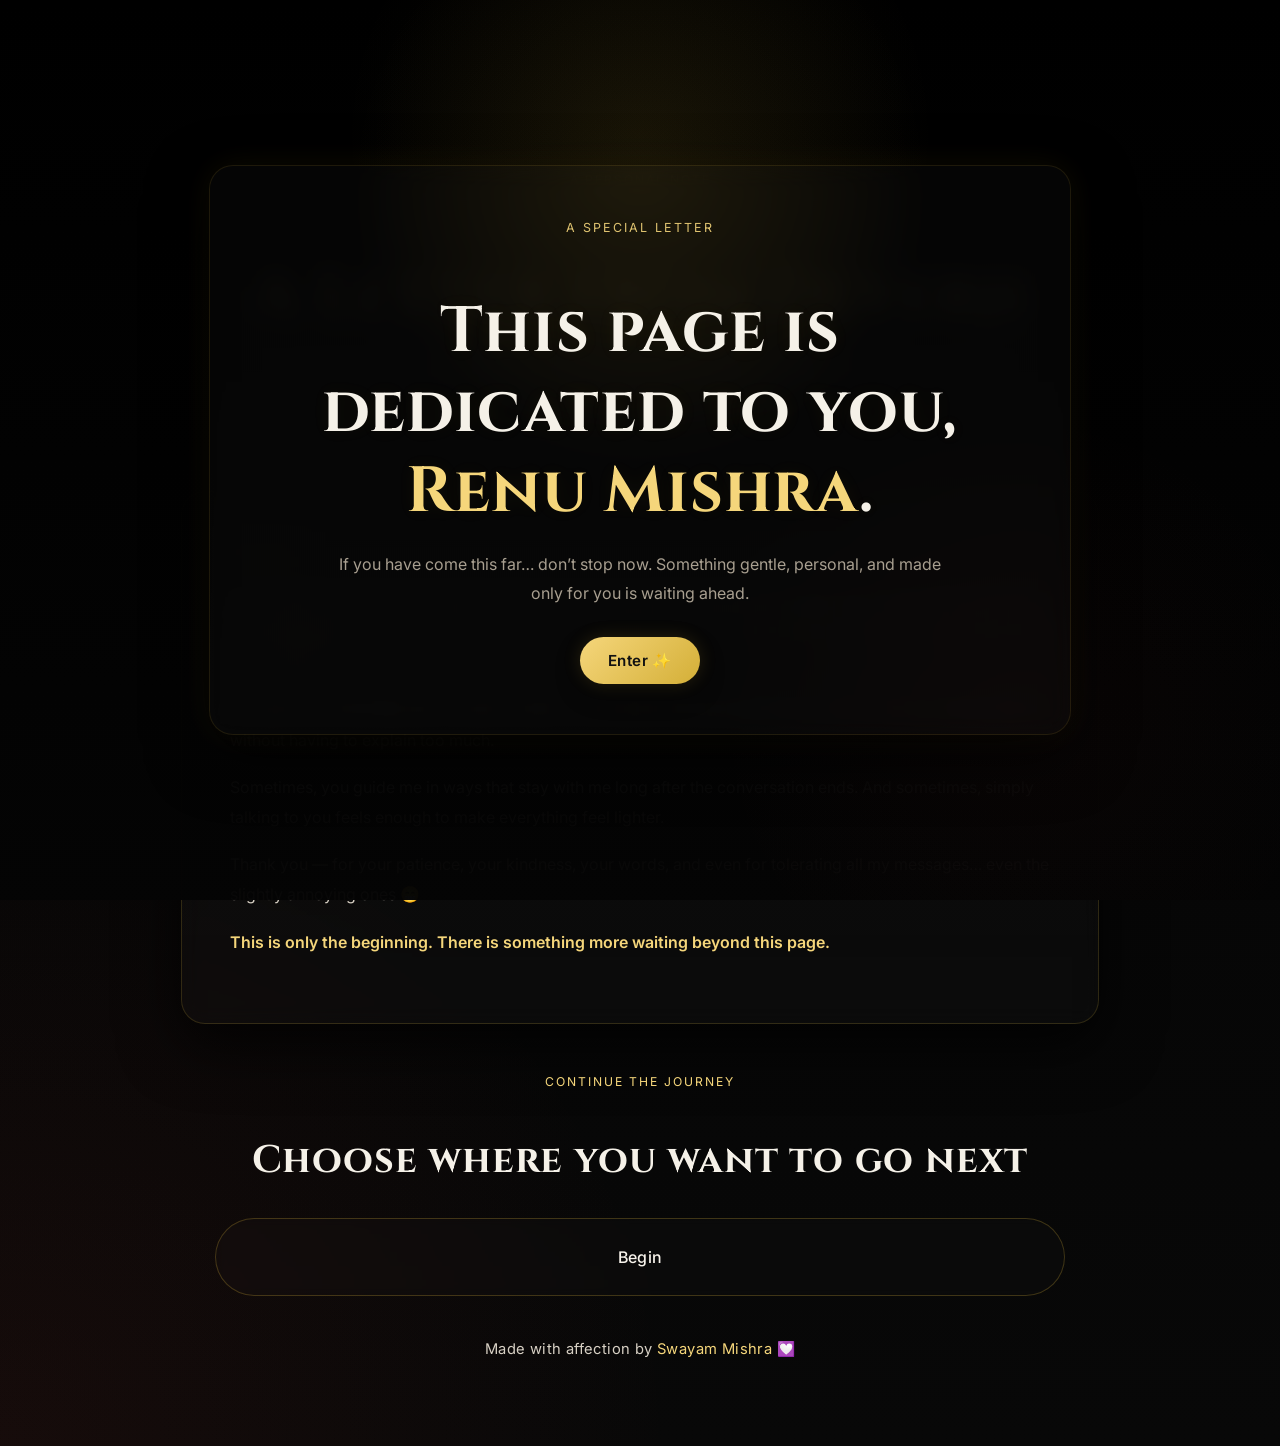
<file: index.html>
<!DOCTYPE html>
<html lang="en">
<head>
  <meta charset="UTF-8" />
  <meta name="viewport" content="width=device-width, initial-scale=1.0" />
  <title>A Letter from Deverji</title>

  <!-- Premium Fonts -->
  <link href="https://fonts.googleapis.com/css2?family=Cinzel:wght@500;700&family=Inter:wght@300;400;500;600;700&display=swap" rel="stylesheet">

  <!-- Shared CSS -->
  <link rel="stylesheet" href="style.css" />
</head>
<body class="home-page">

  <!-- 🎬 INTRO SCREEN -->
  <div id="intro-screen">
    <div class="intro-overlay"></div>
    <div class="intro-content">
      <span class="intro-tag">A Special Letter</span>
      <h1>
        This page is dedicated to you,<br>
        <span>Renu Mishra</span>.
      </h1>
      <p class="intro-subtext">
        If you have come this far… don’t stop now.  
        Something gentle, personal, and made only for you is waiting ahead.
      </p>
      <button id="homeEnterBtn" class="enter-btn">Enter ✨</button>
    </div>
  </div>

  <!-- ✨ MAIN LETTER EXPERIENCE -->
  <main class="home-experience">

    <!-- Hero / Letter Intro -->
    <section class="hero-letter fade-section">
      <div class="hero-inner">
        <span class="hero-label">A Personal Note</span>
        <h1>A Letter from Deverji</h1>
        <p class="hero-subtext">
          Not every bond needs years to become meaningful.  
          Sometimes, a single month is enough for someone to quietly become unforgettable.
        </p>
      </div>
    </section>

    <!-- Main Letter Card -->
    <section class="letter-section fade-section">
      <div class="letter-card">
        <span class="letter-mark">For You</span>

        <p>
          I don’t think I can ever fully explain how much your presence has started to mean to me.
          Just a little while ago — on <strong>5 March</strong> — I saw you for the first time,
          and somehow, in such a short time, you became an important part of my world.
        </p>

        <p>
          You gave me something rare:
          a space where I could speak honestly,
          think more clearly,
          and feel understood without having to explain too much.
        </p>

        <p>
          Sometimes, you guide me in ways that stay with me long after the conversation ends.
          And sometimes, simply talking to you feels enough to make everything feel lighter.
        </p>

        <p>
          Thank you — for your patience, your kindness, your words,
          and even for tolerating all my messages… even the slightly annoying ones 😁
        </p>

        <p class="highlight-line">
          This is only the beginning.  
          There is something more waiting beyond this page.
        </p>
      </div>
    </section>

    <!-- Navigation -->
    <section class="navigation-section fade-section">
      <div class="section-heading">
        <span class="section-tag">Continue the Journey</span>
        <h2>Choose where you want to go next</h2>
      </div>

      <div class="buttons">
        <a href="story.html" class="btn">Begin</a>
    </section>

    <!-- Footer -->
    <footer class="site-footer fade-section">
      <p>Made with affection by <span>Swayam Mishra</span> 💟</p>
    </footer>

  </main>

  <!-- Shared JS -->
  <script src="script.js"></script>
</body>
</html>
</file>
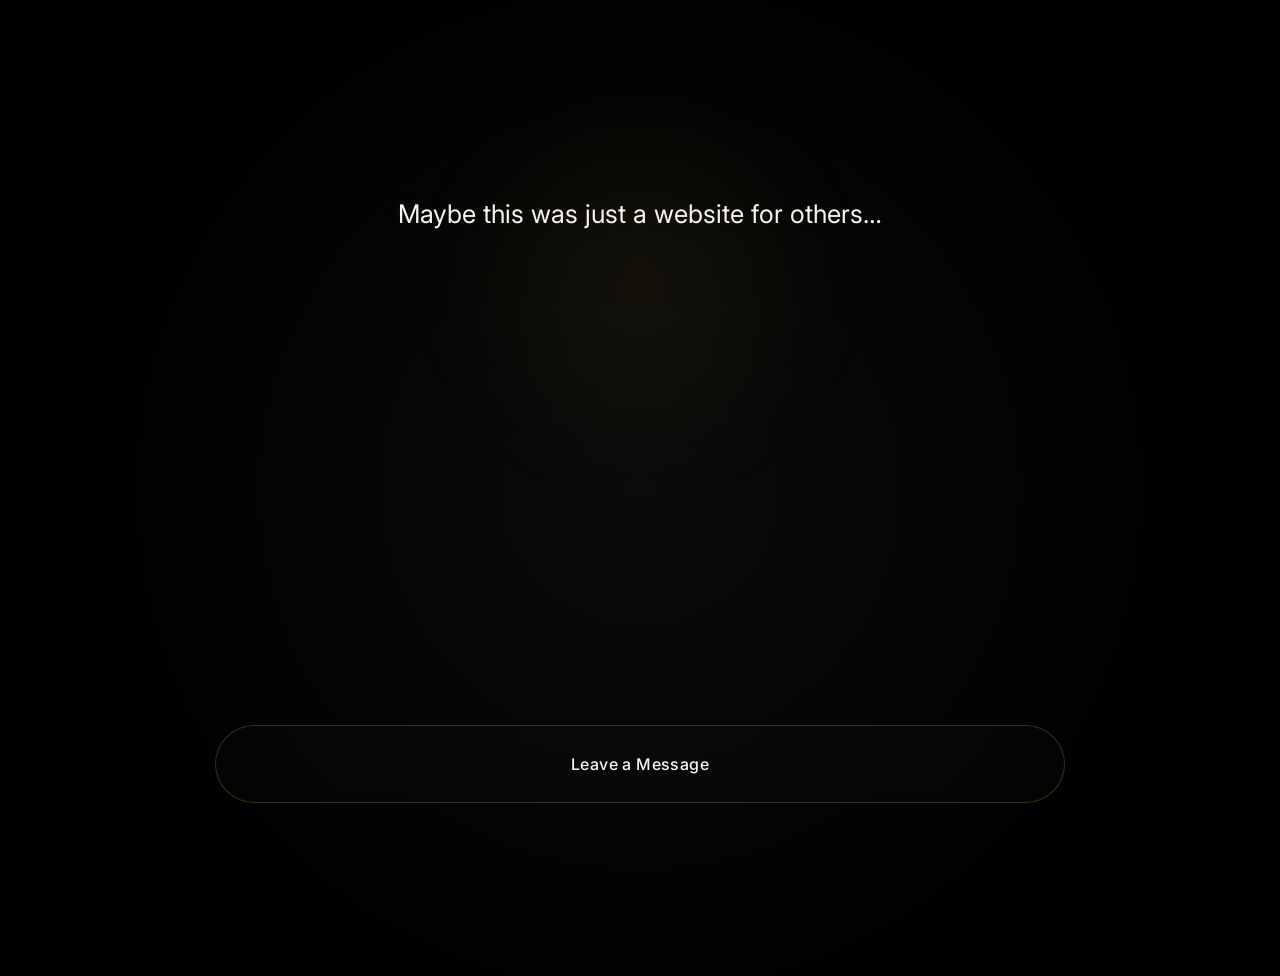
<file: final.html>
<!DOCTYPE html>
<html lang="en">
<head>
  <meta charset="UTF-8" />
  <meta name="viewport" content="width=device-width, initial-scale=1.0" />
  <title>One Last Thing...</title>

  <link href="https://fonts.googleapis.com/css2?family=Cinzel:wght@500;700&family=Inter:wght@300;400;500;600&display=swap" rel="stylesheet">
  <link rel="stylesheet" href="style.css" />
</head>
<body class="final-page">

  <div class="final-container">
    <p class="final-line">Maybe this was just a website for others…</p>
    <p class="final-line">But for me…</p>
    <p class="final-line">It was a way to say <span class="gold-text">thank you</span>.</p>
    <p class="final-line">For your <span class="gold-text">care</span>.</p>
    <p class="final-line">For your <span class="gold-text">patience</span>.</p>
    <p class="final-line">For being in my life.</p>
    <p class="final-line final-special">You are truly special, Renu Mishra ❤️</p>

    <p class="final-sign">— Your Dever, Swayam 💟</p>
<div class="buttons">
  <a href="message.html" class="btn">Leave a Message</a>
</div>

  <script>
    document.addEventListener("DOMContentLoaded", () => {
      const finalLines = document.querySelectorAll(".final-line");
      const finalSign = document.querySelector(".final-sign");
      const finalBtn = document.querySelector(".final-btn");

      // Make sure body is visible
      document.body.style.opacity = "1";

      finalLines.forEach((line, index) => {
        setTimeout(() => {
          line.classList.add("show");
        }, index * 2200);
      });

      setTimeout(() => {
        if (finalSign) finalSign.classList.add("show");
      }, finalLines.length * 2200 + 800);

      setTimeout(() => {
        if (finalBtn) finalBtn.classList.add("show");
      }, finalLines.length * 2200 + 1800);
    });
  </script>

</body>
</html>
</file>
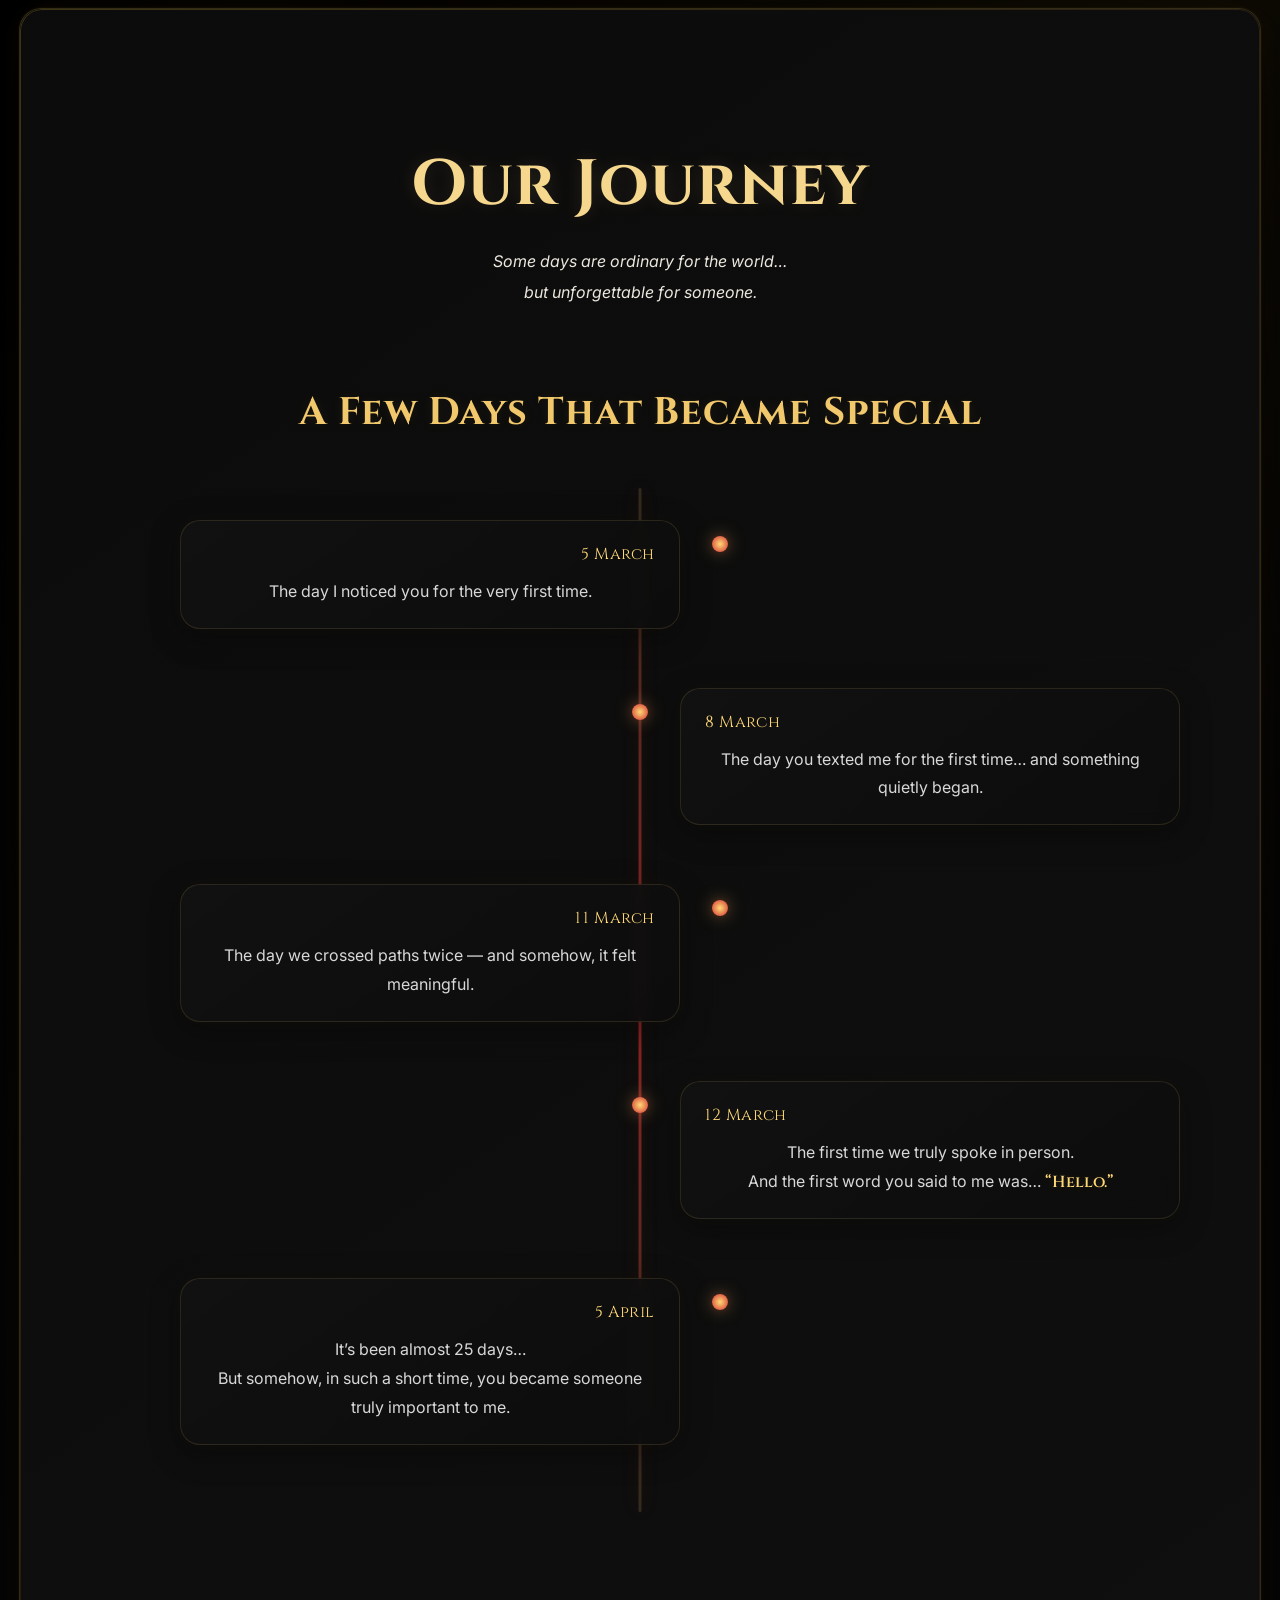
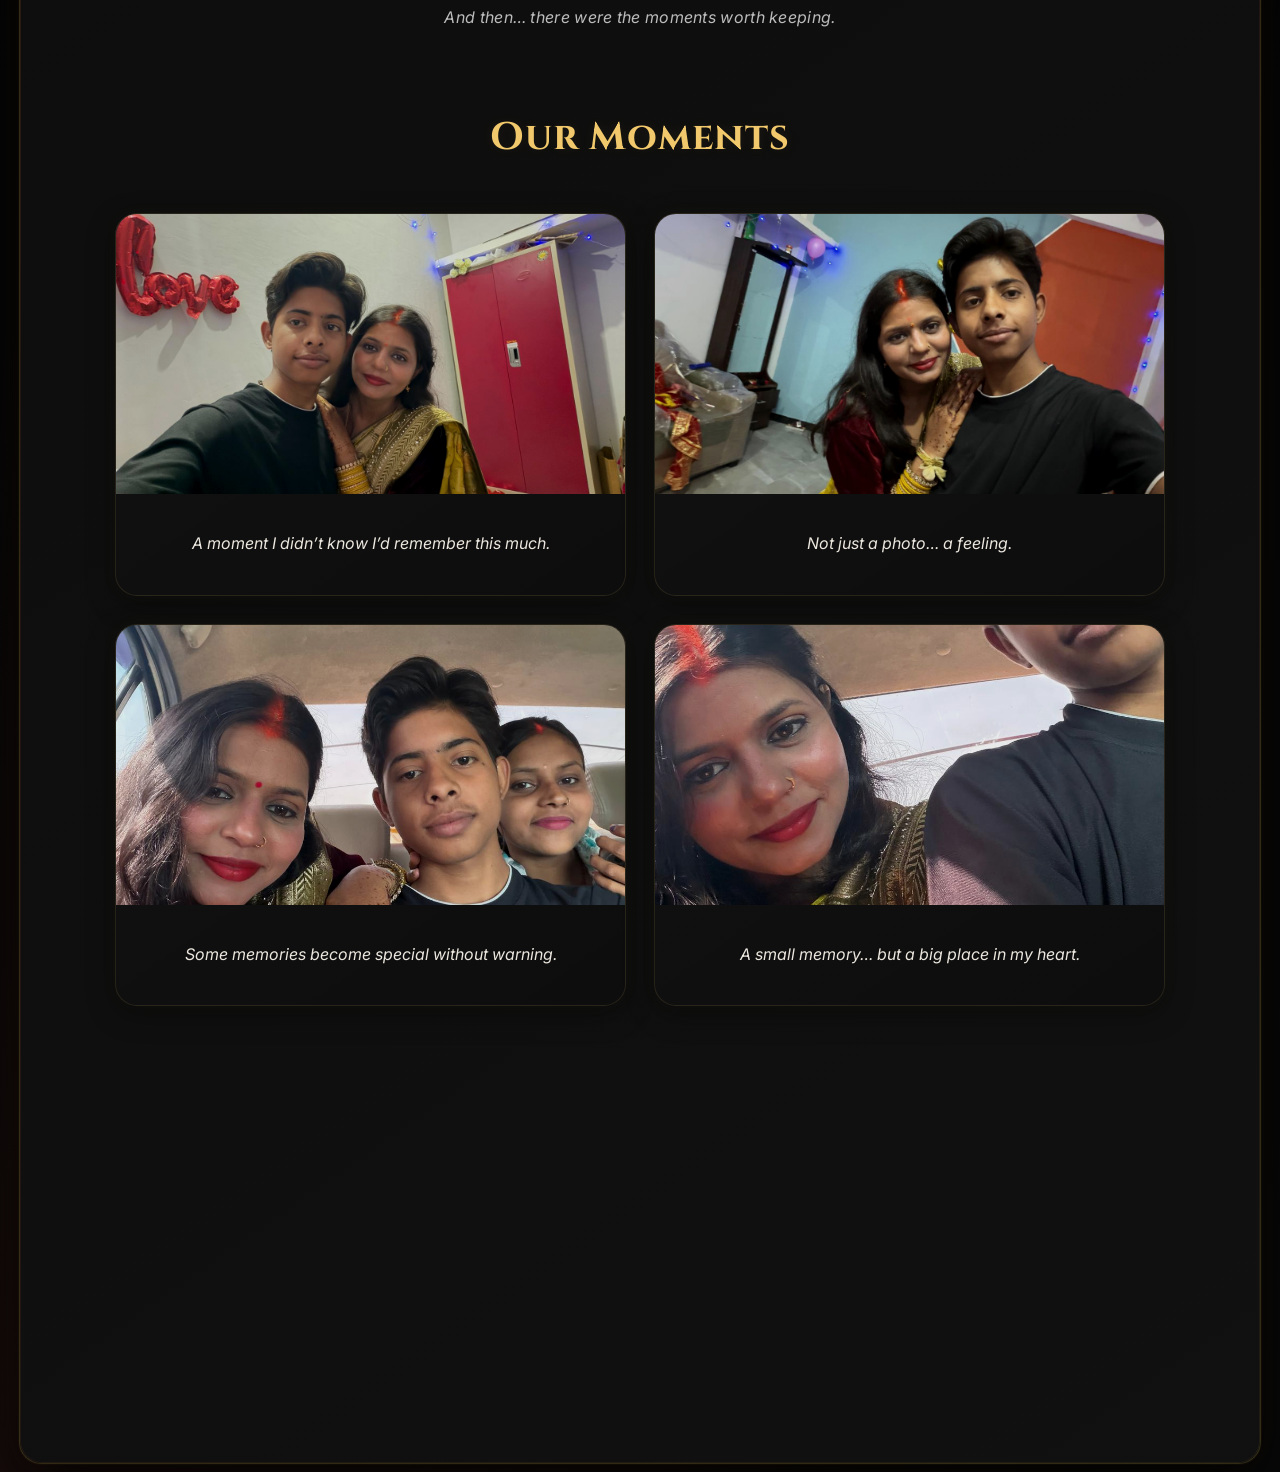
<file: memories.html>
<!DOCTYPE html>
<html lang="en">
<head>
  <meta charset="UTF-8" />
  <meta name="viewport" content="width=device-width, initial-scale=1.0" />
  <title>Our Journey</title>

  <!-- Fonts -->
  <link href="https://fonts.googleapis.com/css2?family=Cinzel:wght@500;700&family=Inter:wght@300;400;500;600&display=swap" rel="stylesheet">

  <!-- Shared CSS -->
  <link rel="stylesheet" href="style.css" />
</head>
<body>

  <div class="container fade-in memories-page">

    <!-- HEADING -->
    <section class="memories-hero fade-section">
      <h1>Our Journey</h1>
      <p class="memories-intro">
        Some days are ordinary for the world…<br>
        but unforgettable for someone.
      </p>
    </section>

    <!-- TIMELINE -->
    <section class="timeline-section fade-section">
      <h2 class="section-title">A Few Days That Became Special</h2>

      <div class="timeline">

        <div class="timeline-item left fade-section">
          <div class="timeline-dot"></div>
          <div class="timeline-card">
            <span class="timeline-date">5 March</span>
            <p>The day I noticed you for the very first time.</p>
          </div>
        </div>

        <div class="timeline-item right fade-section">
          <div class="timeline-dot"></div>
          <div class="timeline-card">
            <span class="timeline-date">8 March</span>
            <p>The day you texted me for the first time… and something quietly began.</p>
          </div>
        </div>

        <div class="timeline-item left fade-section">
          <div class="timeline-dot"></div>
          <div class="timeline-card">
            <span class="timeline-date">11 March</span>
            <p>The day we crossed paths twice — and somehow, it felt meaningful.</p>
          </div>
        </div>

        <div class="timeline-item right fade-section">
          <div class="timeline-dot"></div>
          <div class="timeline-card">
            <span class="timeline-date">12 March</span>
            <p>
              The first time we truly spoke in person.<br>
              And the first word you said to me was… <span class="gold-text">“Hello.”</span>
            </p>
          </div>
        </div>

        <div class="timeline-item left fade-section">
          <div class="timeline-dot"></div>
          <div class="timeline-card">
            <span class="timeline-date">5 April</span>
            <p>
              It’s been almost 25 days…<br>
              But somehow, in such a short time, you became someone truly important to me.
            </p>
          </div>
        </div>

      </div>
    </section>

    <!-- DIVIDER LINE -->
    <section class="memories-divider fade-section">
      <p>And then… there were the moments worth keeping.</p>
    </section>

    <!-- PHOTO GALLERY -->
    <section class="gallery-section fade-section">
      <h2 class="section-title">Our Moments</h2>

      <div class="photo-gallery">

        <div class="photo-card fade-section">
          <img src="assets/images/photo1.jpg" alt="Our memory 1">
          <p class="photo-caption">A moment I didn’t know I’d remember this much.</p>
        </div>

        <div class="photo-card fade-section">
          <img src="assets/images/photo2.jpg" alt="Our memory 2">
          <p class="photo-caption">Not just a photo… a feeling.</p>
        </div>

        <div class="photo-card fade-section">
          <img src="assets/images/photo3.jpg" alt="Our memory 3">
          <p class="photo-caption">Some memories become special without warning.</p>
        </div>

        <div class="photo-card fade-section">
          <img src="assets/images/photo4.jpg" alt="Our memory 4">
          <p class="photo-caption">A small memory… but a big place in my heart.</p>
        </div>

      </div>
    </section>

    <!-- CLOSING -->
    <section class="memories-closing fade-section">
      <p>
        Maybe these are just a few days on a calendar…<br>
        but to me, they became memories.
      </p>
    </section>

    <!-- BUTTONS -->
    <div class="buttons fade-section">
      <a href="final.html" class="btn">One Last Thing…</a>
      

    <!-- FOOTER -->
    <footer>
      Made with affection by Swayam Mishra 💟
    </footer>

  </div>

  <!-- Shared JS -->
  <script src="script.js"></script>
</body>
</html>
</file>
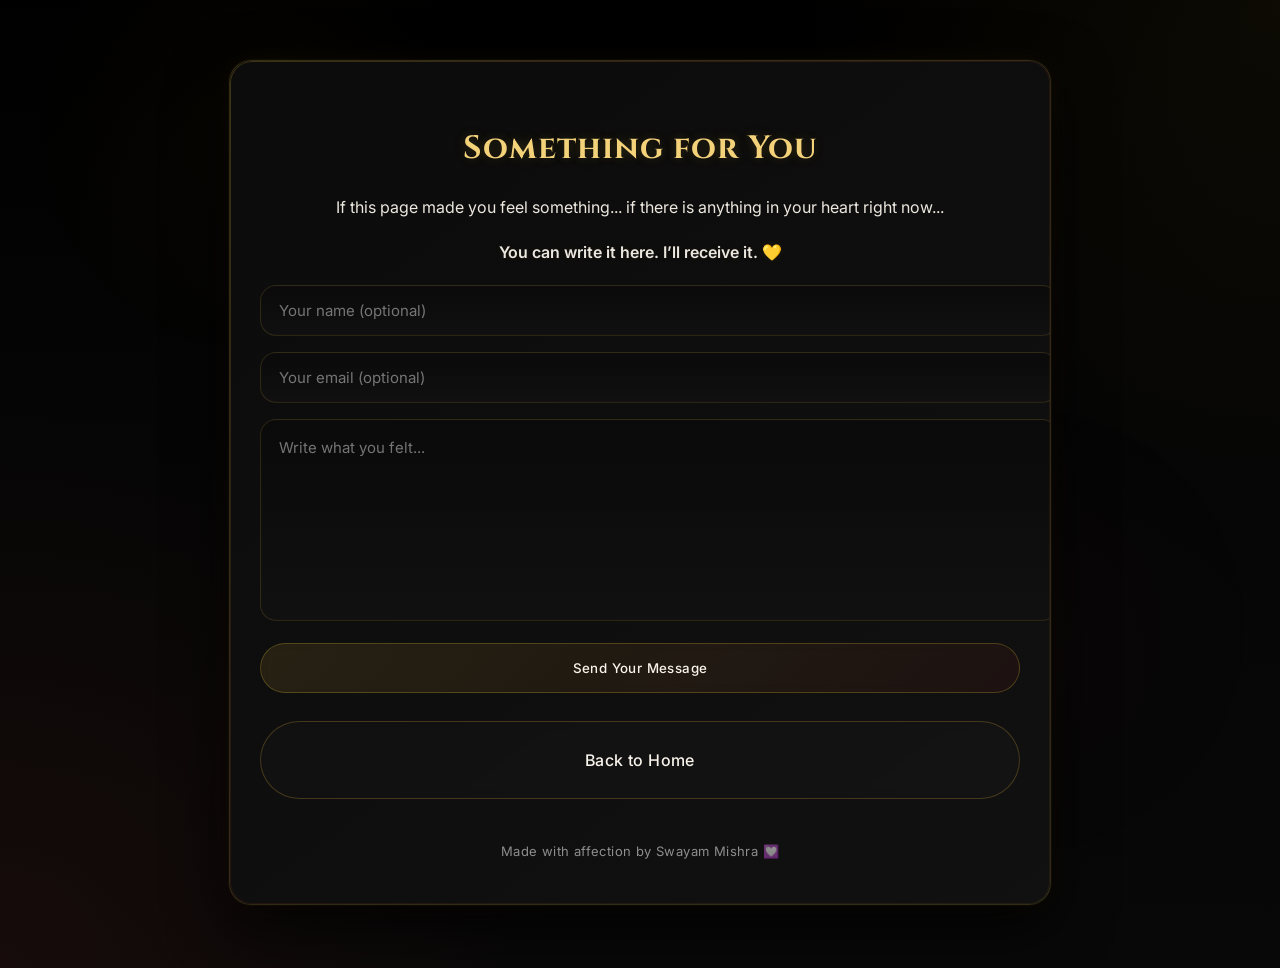
<file: message.html>
<!DOCTYPE html>
<html lang="en">
<head>
  <meta charset="UTF-8" />
  <meta name="viewport" content="width=device-width, initial-scale=1.0" />
  <title>Something for You</title>
  <link href="https://fonts.googleapis.com/css2?family=Cinzel:wght@500;700&family=Inter:wght@300;400;500;600&display=swap" rel="stylesheet">
  <link rel="stylesheet" href="style.css" />
</head>
<body>

  <div class="container fade-in">
    <h1>Something for You</h1>

    <p>
      If this page made you feel something...  
      if there is anything in your heart right now...
    </p>

    <p class="highlight">
      You can write it here. I’ll receive it. 💛
    </p>

    <form action="https://api.web3forms.com/submit" method="POST" class="message-form">
      <input type="hidden" name="access_key" value="bd86522e-b402-401d-9120-a82b22290ef6">
      <input type="hidden" name="subject" value="A message from your special website 💌">
      <input type="hidden" name="from_name" value="Your Emotional Website">
      <input type="checkbox" name="botcheck" style="display: none;">

      <input type="text" name="name" placeholder="Your name (optional)">
      <input type="email" name="email" placeholder="Your email (optional)">

      <textarea 
        name="message" 
        rows="6" 
        placeholder="Write what you felt..."
        required
      ></textarea>

      <button type="submit" class="btn">Send Your Message</button>
    </form>

    <div class="buttons">
      <a href="index.html" class="btn">Back to Home</a>
      

    <footer>
      Made with affection by Swayam Mishra 💟
    </footer>
  </div>

</body>
</html>
</file>
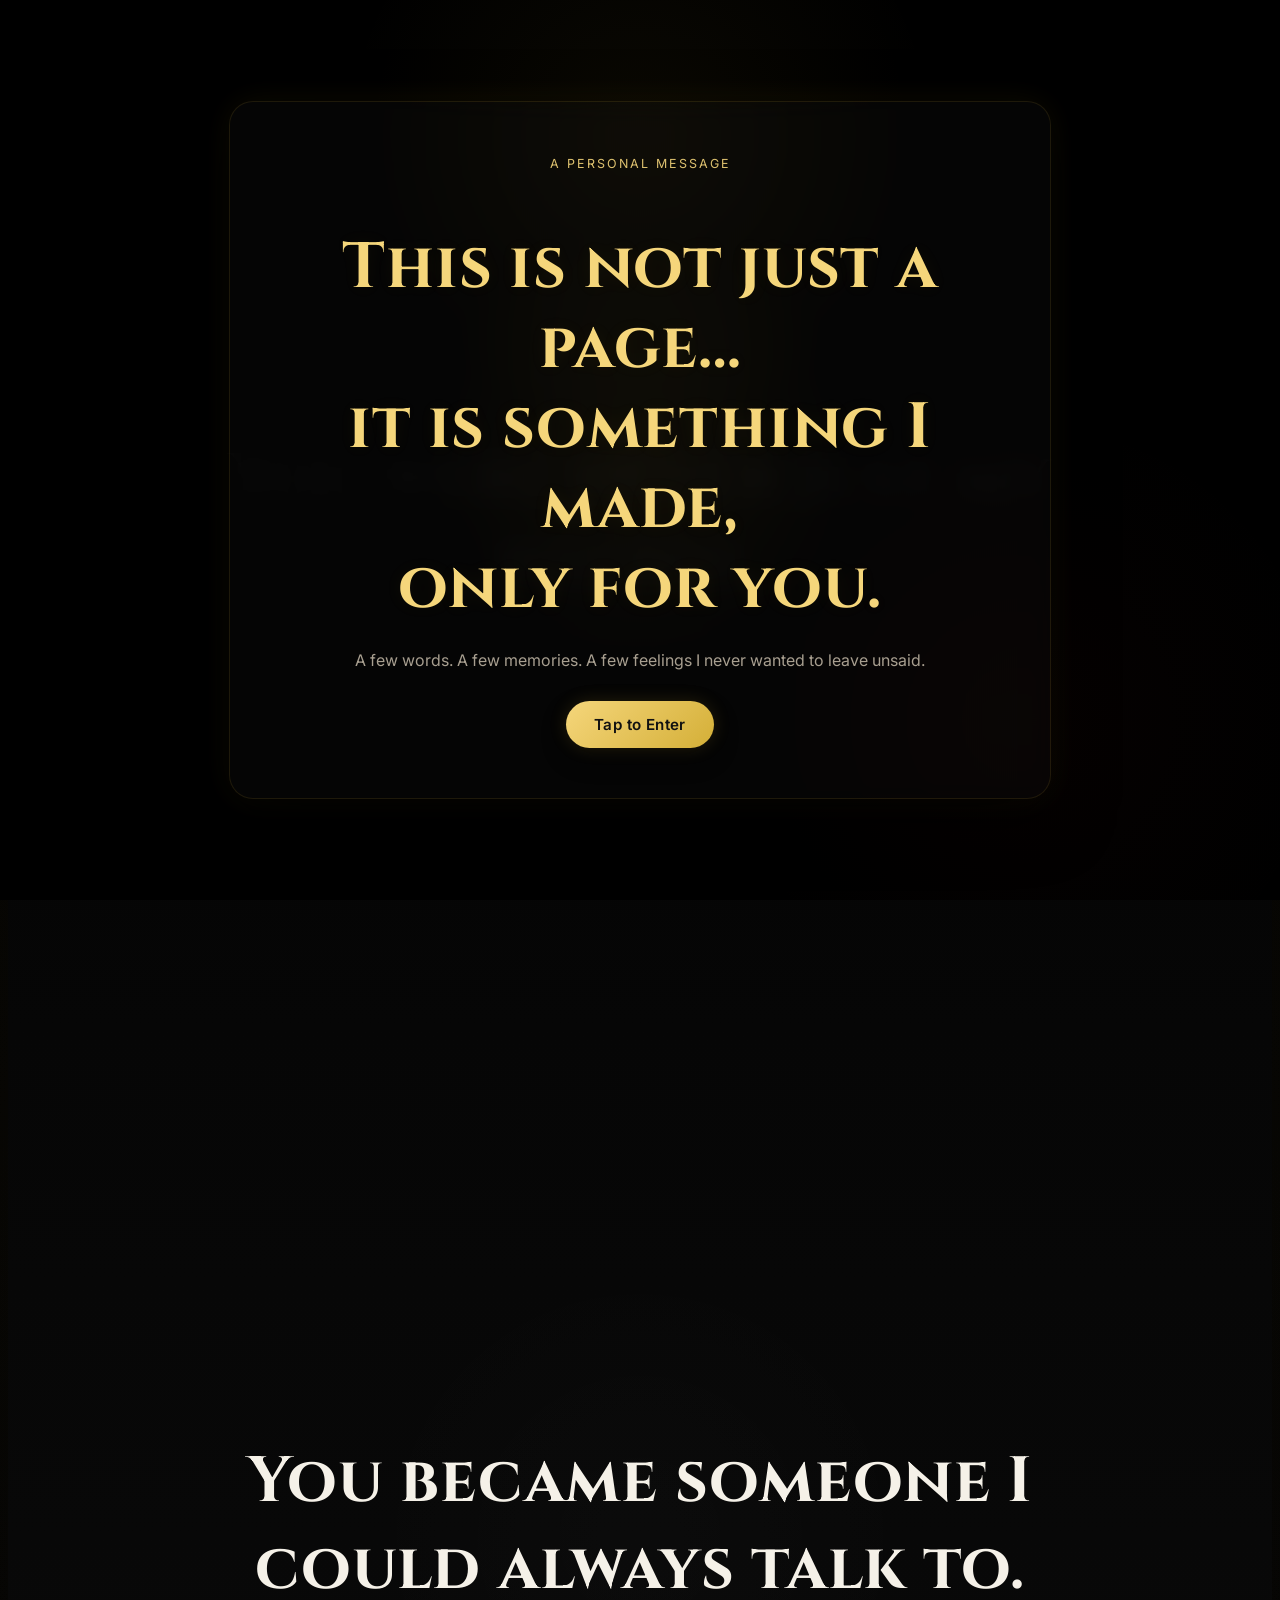
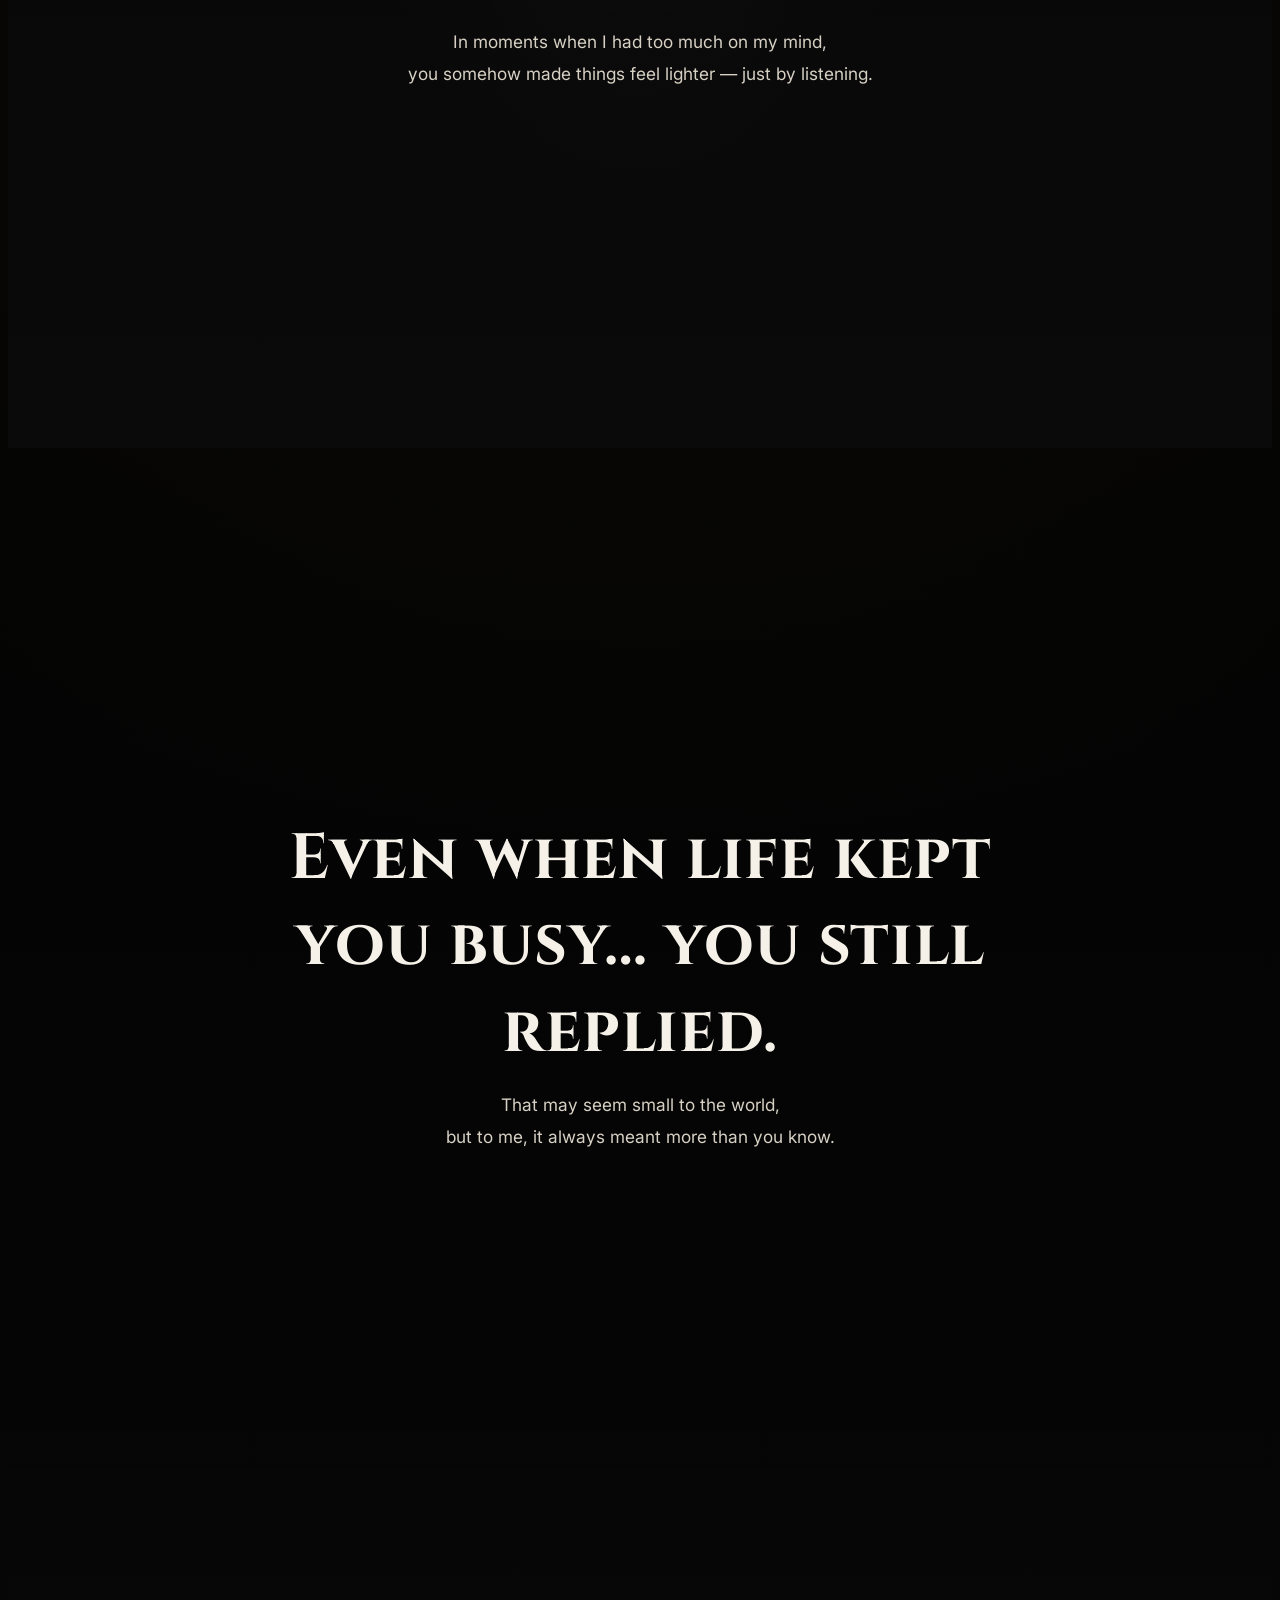
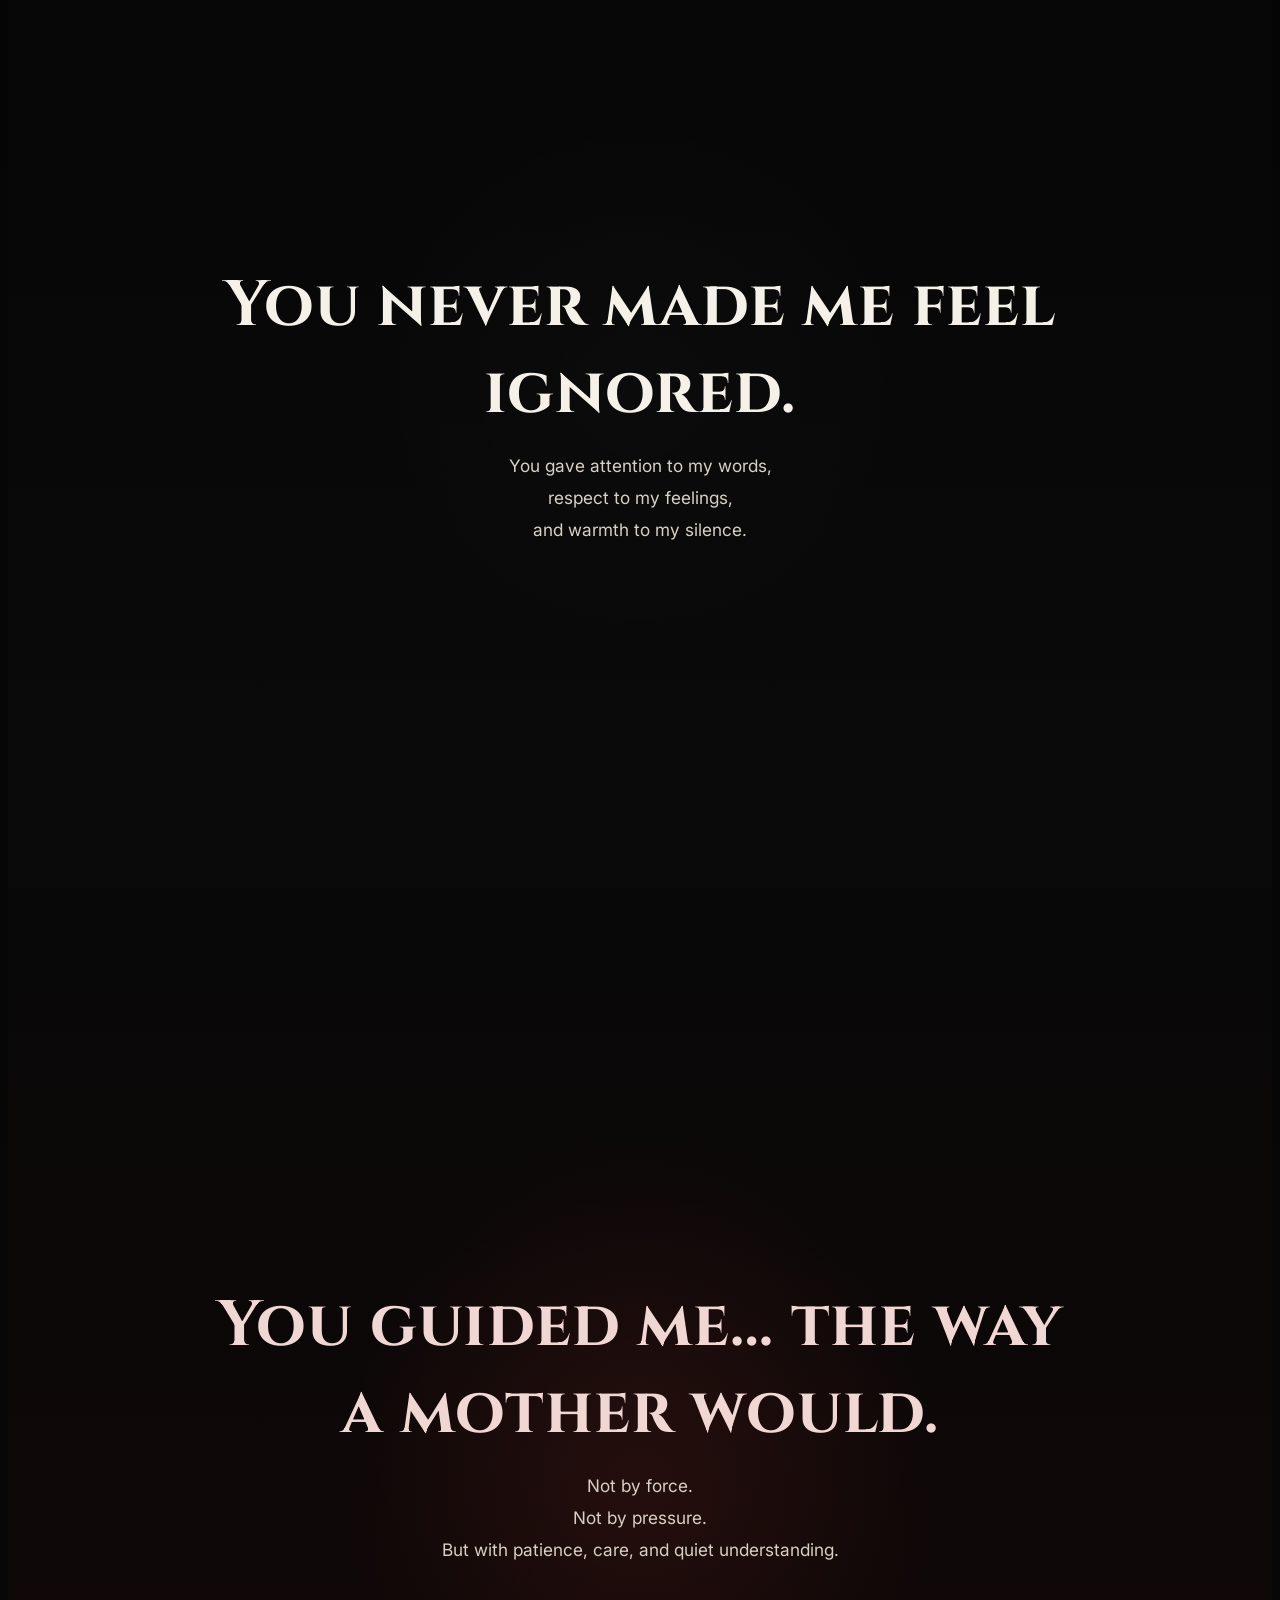
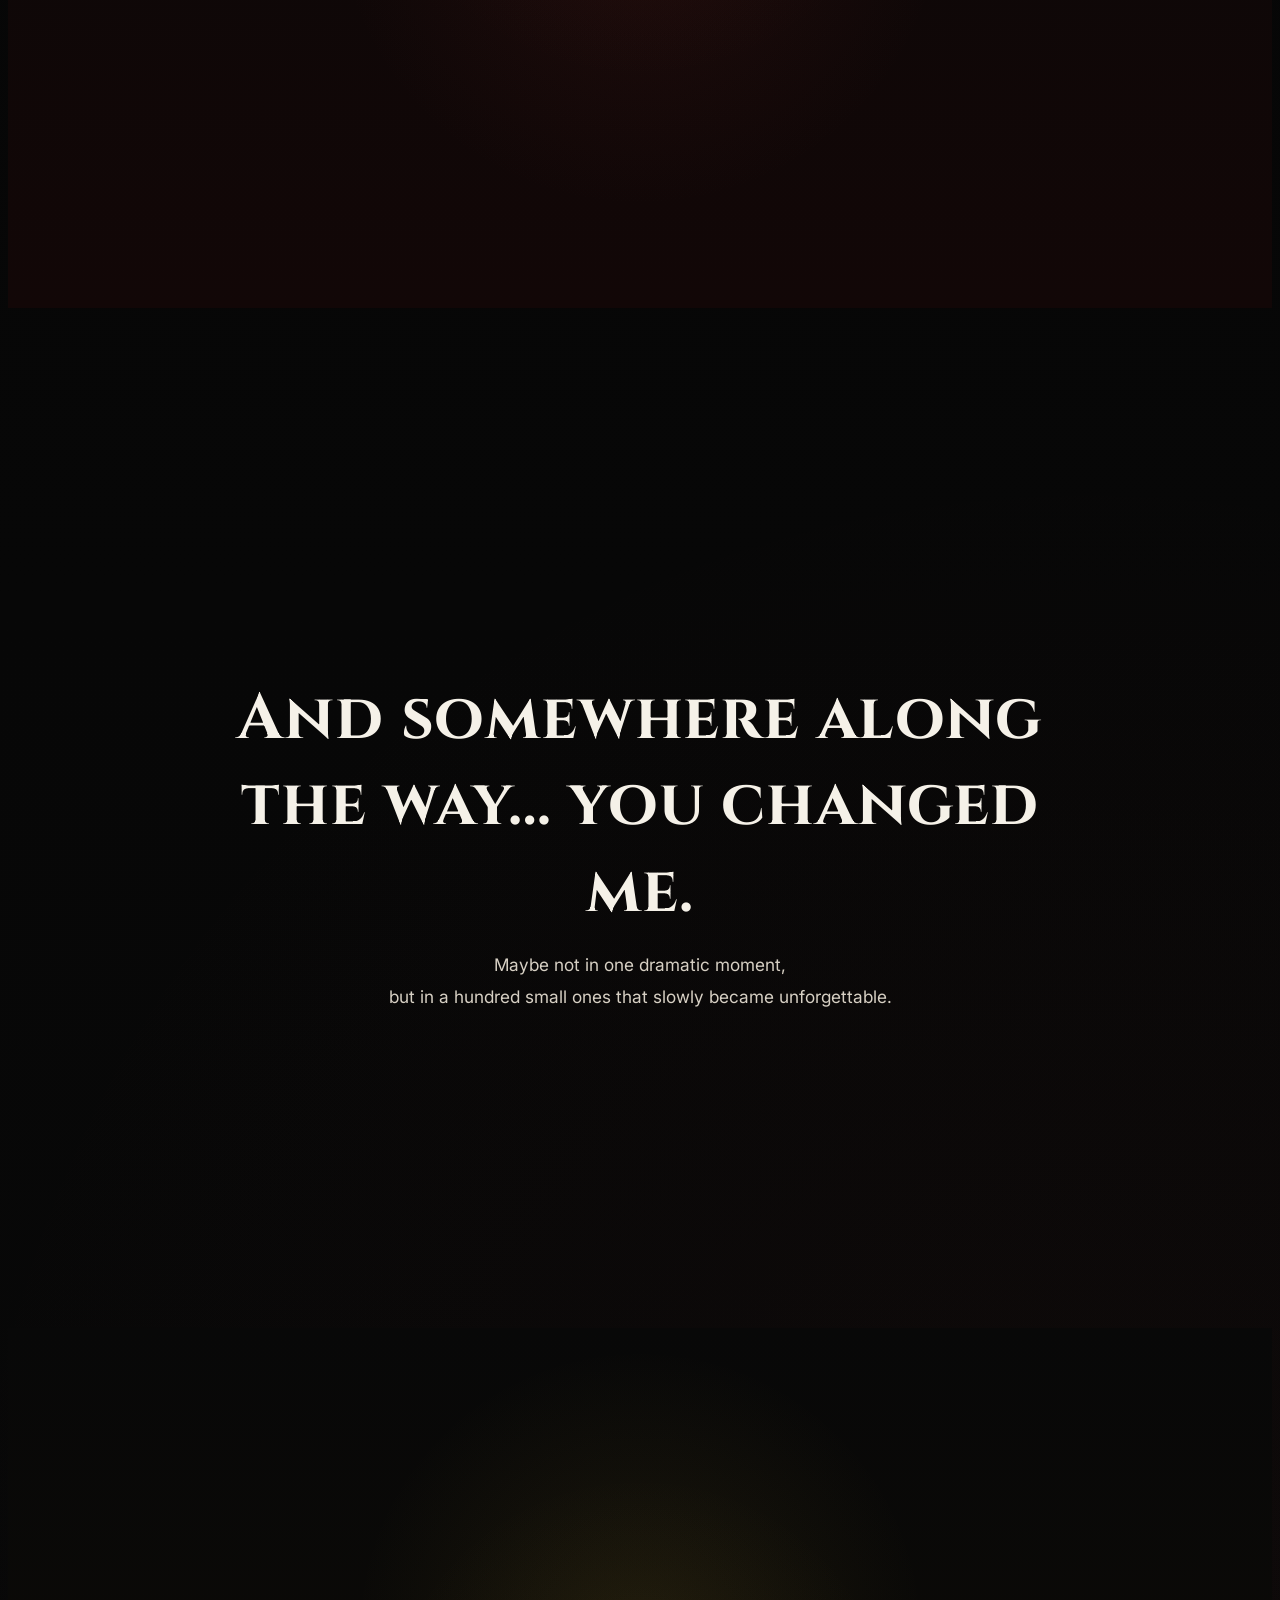
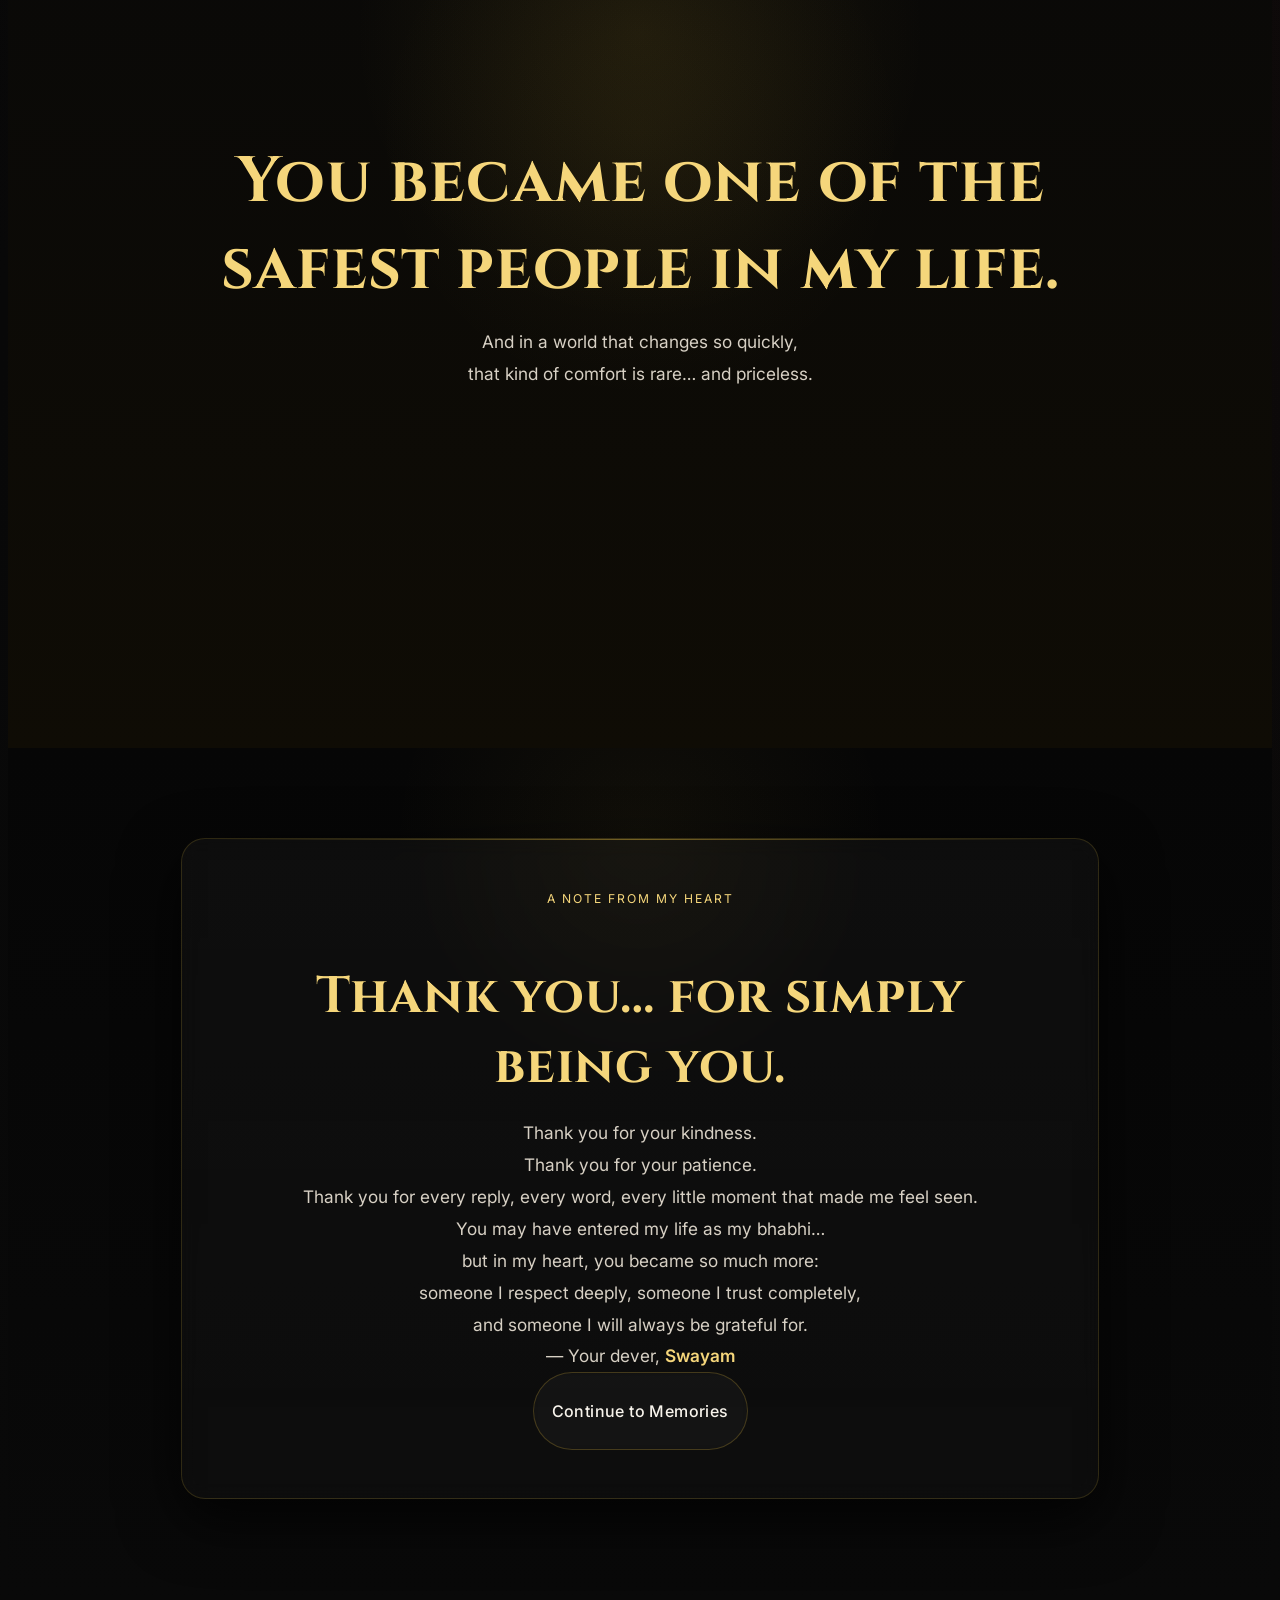
<file: story.html>
<!DOCTYPE html>
<html lang="en">
<head>
  <meta charset="UTF-8" />
  <meta name="viewport" content="width=device-width, initial-scale=1.0"/>
  <title>For Renu Mishra ❤️</title>

  <link href="https://fonts.googleapis.com/css2?family=Cinzel:wght@500;700&family=Inter:wght@300;400;600;800&display=swap" rel="stylesheet">
  <link rel="stylesheet" href="style.css" />
</head>

<body class="story-page">

  <!-- 🎬 INTRO -->
  <div id="intro">
    <div class="intro-overlay"></div>
    <div class="intro-content">
      <span class="intro-tag">A Personal Message</span>
      <h1>
        This is not just a page…<br>
        it is something I made,<br>
        only for you.
      </h1>
      <p class="intro-subtext">
        A few words. A few memories. A few feelings I never wanted to leave unsaid.
      </p>
      <button id="enterBtn" class="enter-btn">Tap to Enter</button>
    </div>
  </div>

  <!-- 🌌 TUNNEL TRANSITION -->
  <div id="tunnel" aria-hidden="true">
    <div class="tunnel-ring"></div>
  </div>

  <!-- 🎭 MAIN EXPERIENCE -->
  <main class="story-experience">

    <!-- Hero -->
    <section class="scene hero-scene">
      <div class="scene-content">
        <span class="scene-label">For Renu Mishra</span>
        <h1>You were never just my bhabhi…</h1>
        <p>
          Some people enter your life with a role.<br>
          But a few stay with you as a feeling.
        </p>
      </div>
    </section>

    <!-- Scene 1 -->
    <section class="scene dark">
      <div class="scene-content">
        <h2>You became someone I could always talk to.</h2>
        <p>
          In moments when I had too much on my mind,<br>
          you somehow made things feel lighter — just by listening.
        </p>
      </div>
    </section>

    <!-- Scene 2 -->
    <section class="scene">
      <div class="scene-content">
        <h2>Even when life kept you busy… you still replied.</h2>
        <p>
          That may seem small to the world,<br>
          but to me, it always meant more than you know.
        </p>
      </div>
    </section>

    <!-- Scene 3 -->
    <section class="scene dark">
      <div class="scene-content">
        <h2>You never made me feel ignored.</h2>
        <p>
          You gave attention to my words,<br>
          respect to my feelings,<br>
          and warmth to my silence.
        </p>
      </div>
    </section>

    <!-- Scene 4 -->
    <section class="scene red">
      <div class="scene-content">
        <h2>You guided me… the way a mother would.</h2>
        <p>
          Not by force.<br>
          Not by pressure.<br>
          But with patience, care, and quiet understanding.
        </p>
      </div>
    </section>

    <!-- Scene 5 -->
    <section class="scene">
      <div class="scene-content">
        <h2>And somewhere along the way… you changed me.</h2>
        <p>
          Maybe not in one dramatic moment,<br>
          but in a hundred small ones that slowly became unforgettable.
        </p>
      </div>
    </section>

    <!-- Scene 6 -->
    <section class="scene gold">
      <div class="scene-content">
        <h2>You became one of the safest people in my life.</h2>
        <p>
          And in a world that changes so quickly,<br>
          that kind of comfort is rare… and priceless.
        </p>
      </div>
    </section>

    <!-- Final Letter -->
    <section class="scene final-scene">
      <div class="final-card">
        <span class="final-tag">A Note From My Heart</span>
        <h2>Thank you… for simply being you.</h2>

        <p>
          Thank you for your kindness.<br>
          Thank you for your patience.<br>
          Thank you for every reply, every word, every little moment
          that made me feel seen.
        </p>

        <p>
          You may have entered my life as my bhabhi…<br>
          but in my heart, you became so much more:<br>
          someone I respect deeply, someone I trust completely,<br>
          and someone I will always be grateful for.
        </p>

        <p class="signature">
          — Your dever, <span>Swayam</span>
        </p>

        <a href="memories.html" class="btn">Continue to Memories</a>
      </div>
    </section>

  </main>

  <!-- ⚙️ SHARED SCRIPT -->
  <script src="script.js"></script>

</body>
</html>
</file>
<file: style.css>
/* ========================================================= RESET + ROOT ========================================================= */ :root { --bg-black: #030303; --bg-deep: #080808; --bg-soft: #111111; --panel: rgba(255, 255, 255, 0.035);

--text-main: #f5f1e8; --text-soft: #d7d0c4; --text-muted: #a89f90;

--gold: #d4af37; --gold-soft: #f5d67b; --gold-glow: rgba(212, 175, 55, 0.22);

--red: #b33a32; --red-soft: rgba(179, 58, 50, 0.18);

--border-gold: rgba(212, 175, 55, 0.18); --border-soft: rgba(255, 255, 255, 0.08);

--shadow-deep: 0 20px 60px rgba(0, 0, 0, 0.75); --shadow-gold: 0 0 35px rgba(212, 175, 55, 0.08);

--radius-xl: 24px; --radius-lg: 18px; --radius-pill: 999px;

--ease-smooth: 0.6s ease; --ease-cinematic: 1s ease; }

{ margin: 0; padding: 0; box-sizing: border-box; }


html { scroll-behavior: smooth; }

body { min-height: 100vh; overflow-x: hidden; background: radial-gradient(circle at top center, rgba(212, 175, 55, 0.05), transparent 28%), radial-gradient(circle at 85% 85%, rgba(179, 58, 50, 0.04), transparent 22%), linear-gradient(180deg, #000000 0%, #050505 40%, #090909 100%); color: var(--text-main); font-family: 'Inter', 'Open Sans', sans-serif; opacity: 1; transition: opacity 0.5s ease; position: relative; }

/* subtle cinematic ambient layer */ body::before { content: ""; position: fixed; inset: 0; pointer-events: none; z-index: 0; background: radial-gradient(circle at 20% 15%, rgba(212, 175, 55, 0.03), transparent 18%), radial-gradient(circle at 80% 70%, rgba(179, 58, 50, 0.025), transparent 20%); }

/* ========================================================= TYPOGRAPHY ========================================================= */ h1, h2, h3 { font-family: 'Cinzel', serif; letter-spacing: 0.8px; }

p { line-height: 1.85; color: var(--text-soft); }

strong, b, span.highlight-text { color: var(--gold-soft); }

/* ========================================================= GENERIC ANIMATIONS ========================================================= */ .fade-in { animation: fadeIn 1.2s ease forwards; }

.fade-section { opacity: 0; transform: translateY(24px); transition: opacity 0.9s ease, transform 0.9s ease; }

.fade-section.visible, .scene.visible { opacity: 1; transform: translateY(0); }

@keyframes fadeIn { from { opacity: 0; transform: translateY(18px); } to { opacity: 1; transform: translateY(0); } }

/* ========================================================= SHARED BUTTONS ========================================================= */ .btn, .enter-btn { display: inline-flex; align-items: center; justify-content: center; gap: 8px; border: none; outline: none; cursor: pointer; text-decoration: none; font-weight: 600; letter-spacing: 0.4px; transition: all var(--ease-smooth); border-radius: var(--radius-pill); font-family: 'Inter', sans-serif; }

.enter-btn { padding: 14px 28px; color: #111; background: linear-gradient(135deg, var(--gold-soft), var(--gold)); box-shadow: 0 0 18px rgba(212, 175, 55, 0.16), 0 10px 25px rgba(0, 0, 0, 0.35); font-size: 0.95rem; }

.enter-btn:hover { transform: translateY(-2px) scale(1.02); box-shadow: 0 0 26px rgba(212, 175, 55, 0.25), 0 14px 28px rgba(0, 0, 0, 0.4); }

.btn { padding: 14px 22px; min-height: 50px; border: 1px solid rgba(212, 175, 55, 0.24); color: var(--text-main); background: rgba(255, 255, 255, 0.02); backdrop-filter: blur(8px); }

.btn:hover { transform: translateY(-3px); }

.btn-gold { background: linear-gradient(135deg, rgba(212, 175, 55, 0.95), rgba(164, 128, 26, 0.95)); color: #0b0b0b; border-color: transparent; box-shadow: 0 0 18px rgba(212, 175, 55, 0.14); }

.btn-gold:hover { box-shadow: 0 0 24px rgba(212, 175, 55, 0.22); }

.btn-outline { background: rgba(255, 255, 255, 0.015); color: var(--gold-soft); }

.btn-outline:hover { background: rgba(212, 175, 55, 0.06); border-color: rgba(212, 175, 55, 0.42); } /* FINAL PAGE NEXT BUTTON FIX / .final-container .btn, .final-page .btn, .final-card .btn { display: inline-block; margin-top: 30px; opacity: 1 !important; visibility: visible !important; position: relative; z-index: 10; } / ========================================================= INTRO SCREEN (INDEX.HTML) ========================================================= */ #intro-screen { position: fixed; inset: 0; z-index: 9999; display: flex; align-items: center; justify-content: center; padding: 24px; background: radial-gradient(circle at 50% 20%, rgba(212, 175, 55, 0.08), transparent 30%), linear-gradient(180deg, rgba(0,0,0,0.96), rgba(4,4,4,0.98)); opacity: 1; transition: opacity 0.8s ease, visibility 0.8s ease; }

#intro-screen.hidden-intro { opacity: 0; visibility: hidden; pointer-events: none; }

.intro-overlay { position: absolute; inset: 0; background: radial-gradient(circle at 50% 15%, rgba(212, 175, 55, 0.05), transparent 30%), radial-gradient(circle at 80% 80%, rgba(179, 58, 50, 0.03), transparent 25%); pointer-events: none; }

.intro-content { position: relative; z-index: 2; width: min(760px, 100%); text-align: center; padding: clamp(24px, 5vw, 50px); border: 1px solid rgba(212, 175, 55, 0.12); border-radius: var(--radius-xl); background: rgba(255, 255, 255, 0.02); backdrop-filter: blur(12px); box-shadow: var(--shadow-deep), var(--shadow-gold); }

.intro-tag { display: inline-block; margin-bottom: 14px; font-size: 0.78rem; text-transform: uppercase; letter-spacing: 2px; color: var(--gold-soft); opacity: 0.9; }

.intro-content h1 { font-size: clamp(2rem, 5vw, 4.4rem); line-height: 1.25; color: var(--text-main); margin-bottom: 18px; text-shadow: 0 0 18px rgba(212, 175, 55, 0.06); }

.intro-content h1 span { color: var(--gold-soft); }

.intro-subtext { max-width: 620px; margin: 0 auto 28px; font-size: 1rem; color: var(--text-muted); }

/* ========================================================= HOME PAGE (INDEX.HTML) ========================================================= */ .home-experience { position: relative; z-index: 1; width: min(1100px, 92%); margin: 0 auto; padding: 120px 0 60px; }

.hero-letter { margin-bottom: 36px; }

.hero-inner { text-align: center; padding: clamp(24px, 4vw, 40px); }

.hero-label, .section-tag, .letter-mark, .scene-label, .final-tag { display: inline-block; font-size: 0.76rem; text-transform: uppercase; letter-spacing: 2px; color: var(--gold-soft); margin-bottom: 14px; }

.hero-inner h1 { font-size: clamp(2.2rem, 5vw, 4.8rem); color: var(--gold-soft); margin-bottom: 16px; text-shadow: 0 0 18px rgba(212, 175, 55, 0.08); }

.hero-subtext { max-width: 720px; margin: 0 auto; font-size: 1rem; color: var(--text-muted); }

.letter-section { margin-bottom: 46px; }

.letter-card, .final-card { position: relative; max-width: 820px; margin: 0 auto; padding: clamp(26px, 5vw, 48px); border-radius: var(--radius-xl); border: 1px solid var(--border-gold); background: linear-gradient(180deg, rgba(255,255,255,0.03), rgba(255,255,255,0.02)); backdrop-filter: blur(10px); box-shadow: var(--shadow-deep); overflow: hidden; }

.letter-card::before, .final-card::before { content: ""; position: absolute; top: 0; left: 26px; right: 26px; height: 1px; background: linear-gradient(to right, transparent, rgba(212, 175, 55, 0.7), transparent); opacity: 0.7; }

.letter-card p, .final-card p { margin-bottom: 18px; font-size: 1rem; }

.highlight-line { margin-top: 18px; color: var(--gold-soft); font-weight: 600; }

.navigation-section { margin: 24px auto 36px; text-align: center; }

.section-heading { margin-bottom: 24px; }

.section-heading h2 { font-size: clamp(1.6rem, 3vw, 2.5rem); color: var(--text-main); }

.buttons { display: flex; flex-wrap: wrap; justify-content: center; gap: 14px; max-width: 850px; margin: 0 auto; }

.site-footer { margin-top: 40px; text-align: center; font-size: 0.92rem; color: var(--text-muted); }

.site-footer span { color: var(--gold-soft); }

/* ========================================================= STORY PAGE (STORY.HTML) ========================================================= */ .story-page { background: radial-gradient(circle at 50% 12%, rgba(212, 175, 55, 0.04), transparent 22%), radial-gradient(circle at 85% 80%, rgba(179, 58, 50, 0.04), transparent 18%), linear-gradient(180deg, #000000 0%, #050505 35%, #090909 100%); }

/* Intro for story page */ #intro { position: fixed; inset: 0; z-index: 9999; display: flex; align-items: center; justify-content: center; padding: 24px; background: radial-gradient(circle at center, rgba(212, 175, 55, 0.05), transparent 28%), linear-gradient(180deg, rgba(0,0,0,0.96), rgba(0,0,0,0.99)); opacity: 1; transition: opacity 0.8s ease; }

#intro .intro-content { max-width: 720px; }

#intro .intro-content h1 { font-size: clamp(1.8rem, 5vw, 4rem); color: var(--gold-soft); }

#intro .intro-subtext { margin-bottom: 26px; }

/* Tunnel */ #tunnel { position: fixed; inset: 0; z-index: 9998; display: flex; align-items: center; justify-content: center; background: radial-gradient(circle, rgba(0,0,0,1) 0%, rgba(0,0,0,0.98) 60%, rgba(0,0,0,1) 100%); opacity: 0; pointer-events: none; transition: opacity 0.8s ease; }

.tunnel-ring { width: 90px; height: 90px; border-radius: 50%; border: 2px solid rgba(245, 214, 123, 0.9); box-shadow: 0 0 20px rgba(245, 214, 123, 0.5), 0 0 40px rgba(245, 214, 123, 0.18); transform: scale(1); opacity: 1; transition: transform 1.2s ease-out, opacity 1.2s ease-out; }

.story-experience { position: relative; z-index: 1; }

/* Scenes */ .scene { min-height: 100vh; display: flex; align-items: center; justify-content: center; padding: clamp(30px, 5vw, 60px); text-align: center; opacity: 0; transform: translateY(40px); transition: opacity 0.9s ease, transform 0.9s ease; position: relative; overflow: hidden; }

.scene::before { content: ""; position: absolute; inset: 0; pointer-events: none; opacity: 0.9; }

.scene-content { position: relative; z-index: 2; width: min(850px, 100%); padding: clamp(16px, 4vw, 28px); }

.scene h1, .scene h2 { font-size: clamp(2rem, 5vw, 4rem); line-height: 1.35; color: var(--text-main); margin-bottom: 14px; }

.scene p { max-width: 700px; margin: 0 auto; font-size: clamp(0.98rem, 2vw, 1.08rem); color: var(--text-soft); }

.hero-scene { background: radial-gradient(circle at 50% 20%, rgba(212, 175, 55, 0.08), transparent 24%), linear-gradient(180deg, #000000 0%, #060606 100%); }

.hero-scene::before { background: radial-gradient(circle at 50% 20%, rgba(212, 175, 55, 0.04), transparent 26%); }

.dark { background: linear-gradient(180deg, #060606 0%, #0a0a0a 100%); }

.dark::before { background: radial-gradient(circle at 50% 50%, rgba(255,255,255,0.015), transparent 35%); }

.red { background: radial-gradient(circle at 50% 60%, rgba(179, 58, 50, 0.10), transparent 35%), linear-gradient(180deg, #080808 0%, #120707 100%); }

.red h2, .red h1 { color: #f1d7d4; }

.red::before { background: radial-gradient(circle at 50% 50%, rgba(179, 58, 50, 0.06), transparent 35%); }

.gold { background: radial-gradient(circle at 50% 30%, rgba(212, 175, 55, 0.09), transparent 30%), linear-gradient(180deg, #080808 0%, #0f0c05 100%); }

.gold h2, .gold h1 { color: var(--gold-soft); }

.gold::before { background: radial-gradient(circle at 50% 40%, rgba(212, 175, 55, 0.06), transparent 30%); }

.final-scene { min-height: auto; padding: 90px 20px 100px; background: radial-gradient(circle at 50% 10%, rgba(212, 175, 55, 0.05), transparent 25%), linear-gradient(180deg, #060606 0%, #090909 100%); }

.final-card h2 { font-size: clamp(1.8rem, 4vw, 3.2rem); color: var(--gold-soft); margin-bottom: 16px; }

.signature { margin-top: 18px; font-size: 1rem; color: var(--text-muted); }

.signature span { color: var(--gold-soft); font-weight: 600; }

/* ========================================================= SMALL IMPROVEMENTS / FALLBACKS ========================================================= */ .container { position: relative; z-index: 1; max-width: 700px; margin: 60px auto; padding: 40px; border-radius: 18px; background: rgba(17, 17, 17, 0.9); border: 1px solid rgba(212, 175, 55, 0.15); box-shadow: 0 15px 40px rgba(0,0,0,0.7); }

/* old fallback highlight class */ .highlight { font-weight: 600; color: var(--gold-soft); }

/* ========================================================= RESPONSIVE ========================================================= */ @media (max-width: 768px) { .home-experience { padding: 100px 0 40px; }

.intro-content { padding: 24px 18px; }

.intro-content h1 { line-height: 1.35; }

.buttons { flex-direction: column; align-items: center; }

.btn { width: min(320px, 100%); }

.scene { min-height: 92vh; }

.scene h1, .scene h2 { line-height: 1.45; }

.letter-card, .final-card { padding: 24px 20px; } }

@media (max-width: 480px) { .intro-tag, .hero-label, .section-tag, .letter-mark, .scene-label, .final-tag { letter-spacing: 1.4px; font-size: 0.72rem; }

.enter-btn { width: 100%; max-width: 260px; }

.scene { padding: 26px 18px; } } /* ========================= 💌 PREMIUM MESSAGE PAGE Black + Gold + Soft Red ========================= */

/* Smooth background glow */ body { background: radial-gradient(circle at top right, rgba(212, 175, 55, 0.06), transparent 30%), radial-gradient(circle at bottom left, rgba(192, 57, 43, 0.08), transparent 35%), linear-gradient(180deg, #000000 0%, #050505 40%, #080808 100%); color: #f8f4ec; }

/* Main container upgrade */ .container { max-width: 760px; margin: 60px auto; padding: 45px 30px; border-radius: 22px; background: linear-gradient(145deg, rgba(12,12,12,0.96), rgba(18,18,18,0.92)); border: 1px solid rgba(212, 175, 55, 0.18); box-shadow: 0 0 0 1px rgba(212, 175, 55, 0.03), 0 20px 60px rgba(0, 0, 0, 0.85), 0 0 35px rgba(212, 175, 55, 0.05), 0 0 25px rgba(192, 57, 43, 0.04); position: relative; overflow: hidden; }

/* Soft glow border effect */ .container::before { content: ""; position: absolute; inset: 0; border-radius: 22px; padding: 1px; background: linear-gradient( 135deg, rgba(212, 175, 55, 0.25), rgba(192, 57, 43, 0.12), rgba(212, 175, 55, 0.08) ); -webkit-mask: linear-gradient(#fff 0 0) content-box, linear-gradient(#fff 0 0); -webkit-mask-composite: xor; mask-composite: exclude; pointer-events: none; }

/* Title */ .container h1 { font-family: 'Cinzel', serif; text-align: center; font-size: 2rem; color: #f3d27a; margin-bottom: 22px; letter-spacing: 1px; text-shadow: 0 0 10px rgba(212, 175, 55, 0.18), 0 0 22px rgba(212, 175, 55, 0.08); }

/* Paragraphs */ .container p { font-size: 16px; line-height: 1.9; text-align: center; color: #ece7de; margin-bottom: 14px; }

/* Highlight line */ .highlight { text-align: center; font-weight: 600; color: #f1c96a; margin-top: 8px; margin-bottom: 28px; text-shadow: 0 0 8px rgba(212, 175, 55, 0.08); }

/* ========================= 💌 FORM STYLING ========================= */

.message-form { margin-top: 18px; display: flex; flex-direction: column; gap: 16px; }

/* Input + Textarea */ .message-form input, .message-form textarea { width: 100%; padding: 15px 18px; border-radius: 16px; border: 1px solid rgba(212, 175, 55, 0.16); background: linear-gradient(180deg, #0a0a0a, #101010); color: #f8f4ec; font-size: 15px; font-family: 'Inter', sans-serif; outline: none; transition: all 0.35s ease; box-shadow: inset 0 0 0 1px rgba(255,255,255,0.01); }

/* Placeholder */ .message-form input::placeholder, .message-form textarea::placeholder { color: rgba(245, 245, 245, 0.45); }

/* Focus effect */ .message-form input:focus, .message-form textarea:focus { border-color: rgba(212, 175, 55, 0.55); box-shadow: 0 0 0 3px rgba(212, 175, 55, 0.05), 0 0 14px rgba(212, 175, 55, 0.08), 0 0 10px rgba(192, 57, 43, 0.05); transform: translateY(-1px); }

/* Textarea */ .message-form textarea { resize: vertical; min-height: 170px; line-height: 1.7; }

/* ========================= 🔘 BUTTONS ========================= */

/* Main button style */ .btn { text-align: center; padding: 13px 18px; border-radius: 999px; border: 1px solid rgba(212, 175, 55, 0.26); background: rgba(255, 255, 255, 0.015); color: #f8f4ec; text-decoration: none; font-weight: 500; letter-spacing: 0.4px; transition: all 0.35s ease; cursor: pointer; backdrop-filter: blur(4px); }

/* Premium hover */ .btn:hover { background: linear-gradient(135deg, #d4af37, #f1d27a); color: #050505; transform: translateY(-2px) scale(1.02); box-shadow: 0 10px 25px rgba(212, 175, 55, 0.18), 0 0 18px rgba(212, 175, 55, 0.14); }

/* Submit button inside form */ .message-form .btn { margin-top: 6px; background: linear-gradient(135deg, rgba(212,175,55,0.12), rgba(192,57,43,0.08)); border: 1px solid rgba(212, 175, 55, 0.28); }

.message-form .btn:hover { background: linear-gradient(135deg, #d4af37, #c0392b); color: #fff; box-shadow: 0 12px 28px rgba(192, 57, 43, 0.18), 0 0 18px rgba(212, 175, 55, 0.15); }

/* Button group */ .buttons { margin-top: 28px; display: flex; flex-direction: column; gap: 14px; }

/* Footer */ footer { margin-top: 30px; text-align: center; font-size: 13px; color: rgba(245, 245, 245, 0.55); letter-spacing: 0.4px; }

/* ========================= ✨ FADE IN ========================= */

.fade-in { animation: luxuryFade 1.2s ease; }

@keyframes luxuryFade { from { opacity: 0; transform: translateY(24px); } to { opacity: 1; transform: translateY(0); } }

/* ========================= 📱 MOBILE ========================= */

@media (max-width: 768px) { .container { margin: 30px 16px; padding: 30px 20px; border-radius: 18px; }

.container h1 { font-size: 1.65rem; }

.container p { font-size: 15px; line-height: 1.8; }

.message-form input, .message-form textarea { padding: 14px 15px; border-radius: 14px; }

.btn { padding: 12px 16px; font-size: 14px; } }/* ========================= FINAL PAGE (final.html) ========================= */

.final-page { background: radial-gradient(circle at center, #0b0b0b 0%, #000000 70%); color: #f8f4e8; font-family: 'Inter', sans-serif; min-height: 100vh; overflow: hidden; display: flex; justify-content: center; align-items: center; text-align: center; padding: 30px; position: relative; }

.final-page::before { content: ""; position: fixed; width: 420px; height: 420px; background: radial-gradient(circle, rgba(212,175,55,0.07), transparent 70%); top: 8%; left: 50%; transform: translateX(-50%); filter: blur(35px); pointer-events: none; z-index: 0; }

.final-container { max-width: 900px; width: 100%; position: relative; z-index: 1; }

.final-line { opacity: 0; transform: translateY(25px); margin: 18px 0; font-size: clamp(1.2rem, 2vw, 2rem); line-height: 1.8; color: #f5f5f5; text-shadow: 0 0 8px rgba(212, 175, 55, 0.12), 0 0 16px rgba(212, 175, 55, 0.08); transition: opacity 1.4s ease, transform 1.4s ease; }

.final-line.show { opacity: 1; transform: translateY(0); }

.gold-text { color: #d4af37; font-family: 'Cinzel', serif; font-weight: 600; text-shadow: 0 0 10px rgba(212, 175, 55, 0.28), 0 0 20px rgba(212, 175, 55, 0.12); }

.final-special { color: #c0392b; font-family: 'Cinzel', serif; font-weight: 600; text-shadow: 0 0 10px rgba(192, 57, 43, 0.22), 0 0 20px rgba(192, 57, 43, 0.10); }

.final-sign { margin-top: 40px; opacity: 0; font-size: 1rem; color: #aaa; letter-spacing: 1px; transition: opacity 1.5s ease; }

.final-sign.show { opacity: 1; }

.final-btn {
  display: inline-block !important;
  margin-top: 35px;
  opacity: 1 !important;
  visibility: visible !important;
  transform: translateY(0) !important;
  transition: all 0.8s ease;
  position: relative;
  z-index: 20;
}

.final-btn.show {
  opacity: 1 !important;
  visibility: visible !important;
  transform: translateY(0) !important;
}

@media (max-width: 600px) { .final-line { margin: 14px 0; line-height: 1.7; }

.final-sign { font-size: 0.9rem; } } /* ========================================= MEMORIES PAGE ========================================= */

.memories-page { max-width: 1200px; margin: 0 auto; padding: 80px 20px 100px; }

/* HERO */ .memories-hero { text-align: center; margin-bottom: 80px; }

.memories-hero h1 { font-family: 'Cinzel', serif; font-size: clamp(2.2rem, 5vw, 4rem); font-weight: 700; color: #f5d78e; letter-spacing: 1px; margin-bottom: 18px; text-shadow: 0 0 18px rgba(245, 215, 142, 0.12); }

.memories-intro { font-size: 1.05rem; line-height: 1.9; color: rgba(255, 255, 255, 0.82); max-width: 700px; margin: 0 auto; font-style: italic; }

/* SECTION TITLE */ .section-title { font-family: 'Cinzel', serif; font-size: clamp(1.5rem, 3vw, 2.4rem); color: #f1c86b; text-align: center; margin-bottom: 50px; letter-spacing: 0.8px; text-shadow: 0 0 12px rgba(241, 200, 107, 0.08); }

/* TIMELINE */ .timeline-section { position: relative; margin-bottom: 90px; }

.timeline { position: relative; max-width: 1000px; margin: 0 auto; padding: 20px 0; }

/* Center line */ .timeline::before { content: ""; position: absolute; top: 0; left: 50%; width: 3px; height: 100%; transform: translateX(-50%); background: linear-gradient( to bottom, rgba(255, 215, 120, 0.15), rgba(210, 45, 45, 0.65), rgba(255, 215, 120, 0.15) ); box-shadow: 0 0 18px rgba(210, 45, 45, 0.18); border-radius: 999px; }

.timeline-item { position: relative; width: 50%; padding: 12px 40px; margin-bottom: 35px; }

.timeline-item.left { left: 0; text-align: right; }

.timeline-item.right { left: 50%; text-align: left; }

.timeline-dot { position: absolute; top: 28px; width: 16px; height: 16px; border-radius: 50%; background: radial-gradient(circle, #ffd977 0%, #d12f2f 100%); box-shadow: 0 0 18px rgba(255, 217, 119, 0.35), 0 0 10px rgba(209, 47, 47, 0.25); z-index: 2; }

.timeline-item.left .timeline-dot { right: -8px; }

.timeline-item.right .timeline-dot { left: -8px; }

.timeline-card { position: relative; background: linear-gradient(145deg, rgba(255,255,255,0.03), rgba(255,255,255,0.01)), rgba(10, 10, 10, 0.86); border: 1px solid rgba(255, 215, 120, 0.12); border-radius: 20px; padding: 22px 24px; backdrop-filter: blur(8px); box-shadow: 0 8px 30px rgba(0, 0, 0, 0.35), 0 0 20px rgba(255, 215, 120, 0.03); transition: transform 0.35s ease, box-shadow 0.35s ease, border-color 0.35s ease; }

.timeline-card:hover { transform: translateY(-4px); border-color: rgba(255, 215, 120, 0.25); box-shadow: 0 12px 35px rgba(0, 0, 0, 0.45), 0 0 22px rgba(209, 47, 47, 0.08); }

.timeline-date { display: inline-block; font-family: 'Cinzel', serif; font-size: 1rem; color: #ffd977; margin-bottom: 12px; letter-spacing: 0.6px; }

.timeline-card p { color: rgba(255, 255, 255, 0.84); font-size: 1rem; line-height: 1.8; margin: 0; }

.gold-text { color: #ffd977; font-weight: 600; text-shadow: 0 0 8px rgba(255, 217, 119, 0.15); }

/* DIVIDER */ .memories-divider { text-align: center; margin: 60px 0 80px; }

.memories-divider p { font-size: 1rem; color: rgba(255, 255, 255, 0.72); font-style: italic; letter-spacing: 0.3px; }

/* GALLERY */ .gallery-section { margin-bottom: 90px; }

.photo-gallery { display: grid; grid-template-columns: repeat(2, minmax(0, 1fr)); gap: 28px; max-width: 1050px; margin: 0 auto; }

.photo-card { background: linear-gradient(145deg, rgba(255,255,255,0.03), rgba(255,255,255,0.01)), rgba(10, 10, 10, 0.82); border: 1px solid rgba(255, 215, 120, 0.10); border-radius: 22px; overflow: hidden; box-shadow: 0 8px 28px rgba(0, 0, 0, 0.35), 0 0 18px rgba(255, 215, 120, 0.03); transition: transform 0.4s ease, box-shadow 0.4s ease, border-color 0.4s ease; }

.photo-card:hover { transform: translateY(-6px) scale(1.01); border-color: rgba(209, 47, 47, 0.22); box-shadow: 0 14px 38px rgba(0, 0, 0, 0.45), 0 0 18px rgba(209, 47, 47, 0.08); }

.photo-card img { width: 100%; height: 280px; object-fit: cover; display: block; filter: brightness(0.9) contrast(1.05) saturate(0.95); transition: transform 0.5s ease, filter 0.5s ease; }

.photo-card:hover img { transform: scale(1.04); filter: brightness(0.98) contrast(1.08) saturate(1); }

.photo-caption { padding: 18px 18px 22px; font-size: 0.96rem; line-height: 1.7; color: rgba(255, 255, 255, 0.8); text-align: center; font-style: italic; }

/* CLOSING */ .memories-closing { text-align: center; margin: 20px auto 60px; max-width: 750px; }

.memories-closing p { font-size: 1.08rem; line-height: 2; color: rgba(255, 255, 255, 0.84); font-style: italic; }

/* ========================================= RESPONSIVE ========================================= */

@media (max-width: 900px) { .timeline::before { left: 22px; transform: none; }

.timeline-item { width: 100%; left: 0 !important; text-align: left !important; padding: 10px 0 10px 55px; margin-bottom: 28px; }

.timeline-item.left .timeline-dot, .timeline-item.right .timeline-dot { left: 14px; right: auto; }

.photo-gallery { grid-template-columns: 1fr; gap: 22px; }

.photo-card img { height: 240px; } }

@media (max-width: 600px) { .memories-page { padding: 60px 16px 80px; }

.memories-hero { margin-bottom: 60px; }

.timeline-card { padding: 18px 18px; border-radius: 18px; }

.timeline-card p, .memories-closing p, .memories-intro { font-size: 0.96rem; line-height: 1.8; }

.photo-card img { height: 220px; }

.photo-caption { font-size: 0.92rem; padding: 16px 14px 18px; } }
</file>
